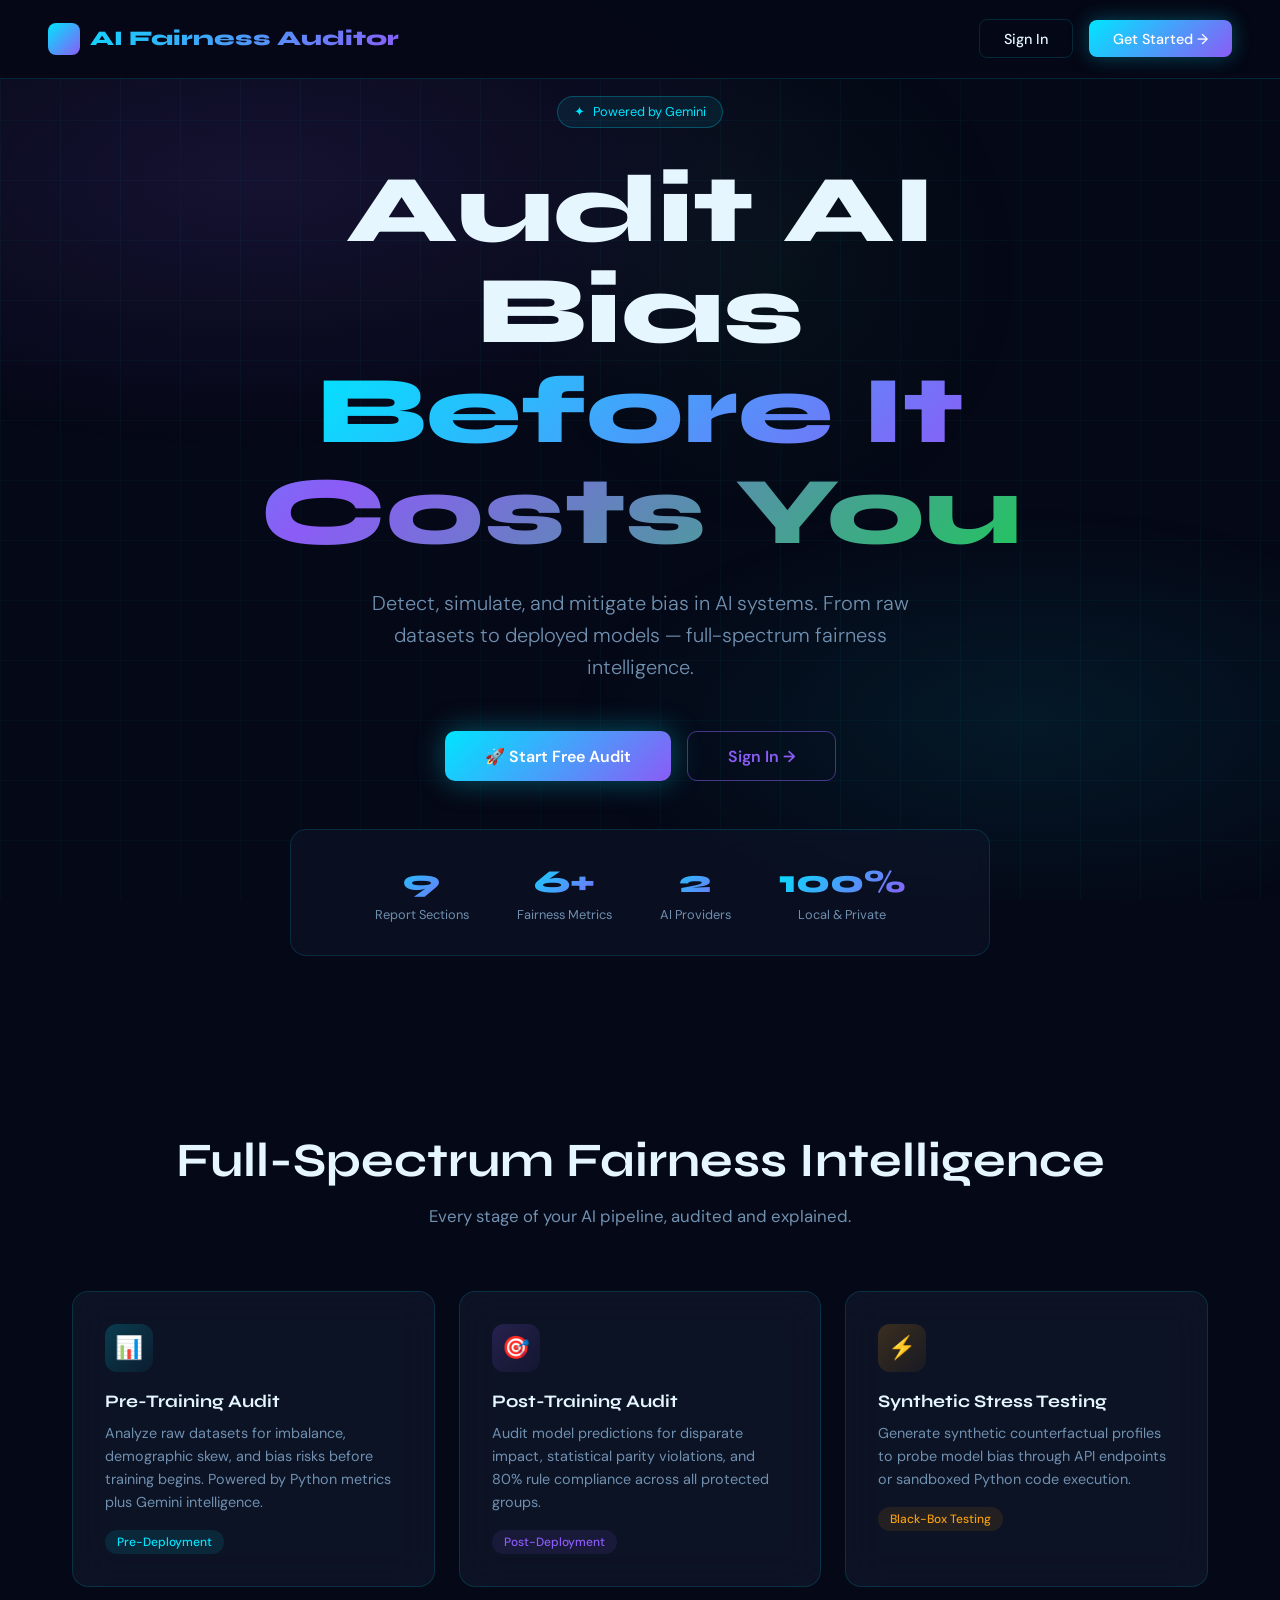
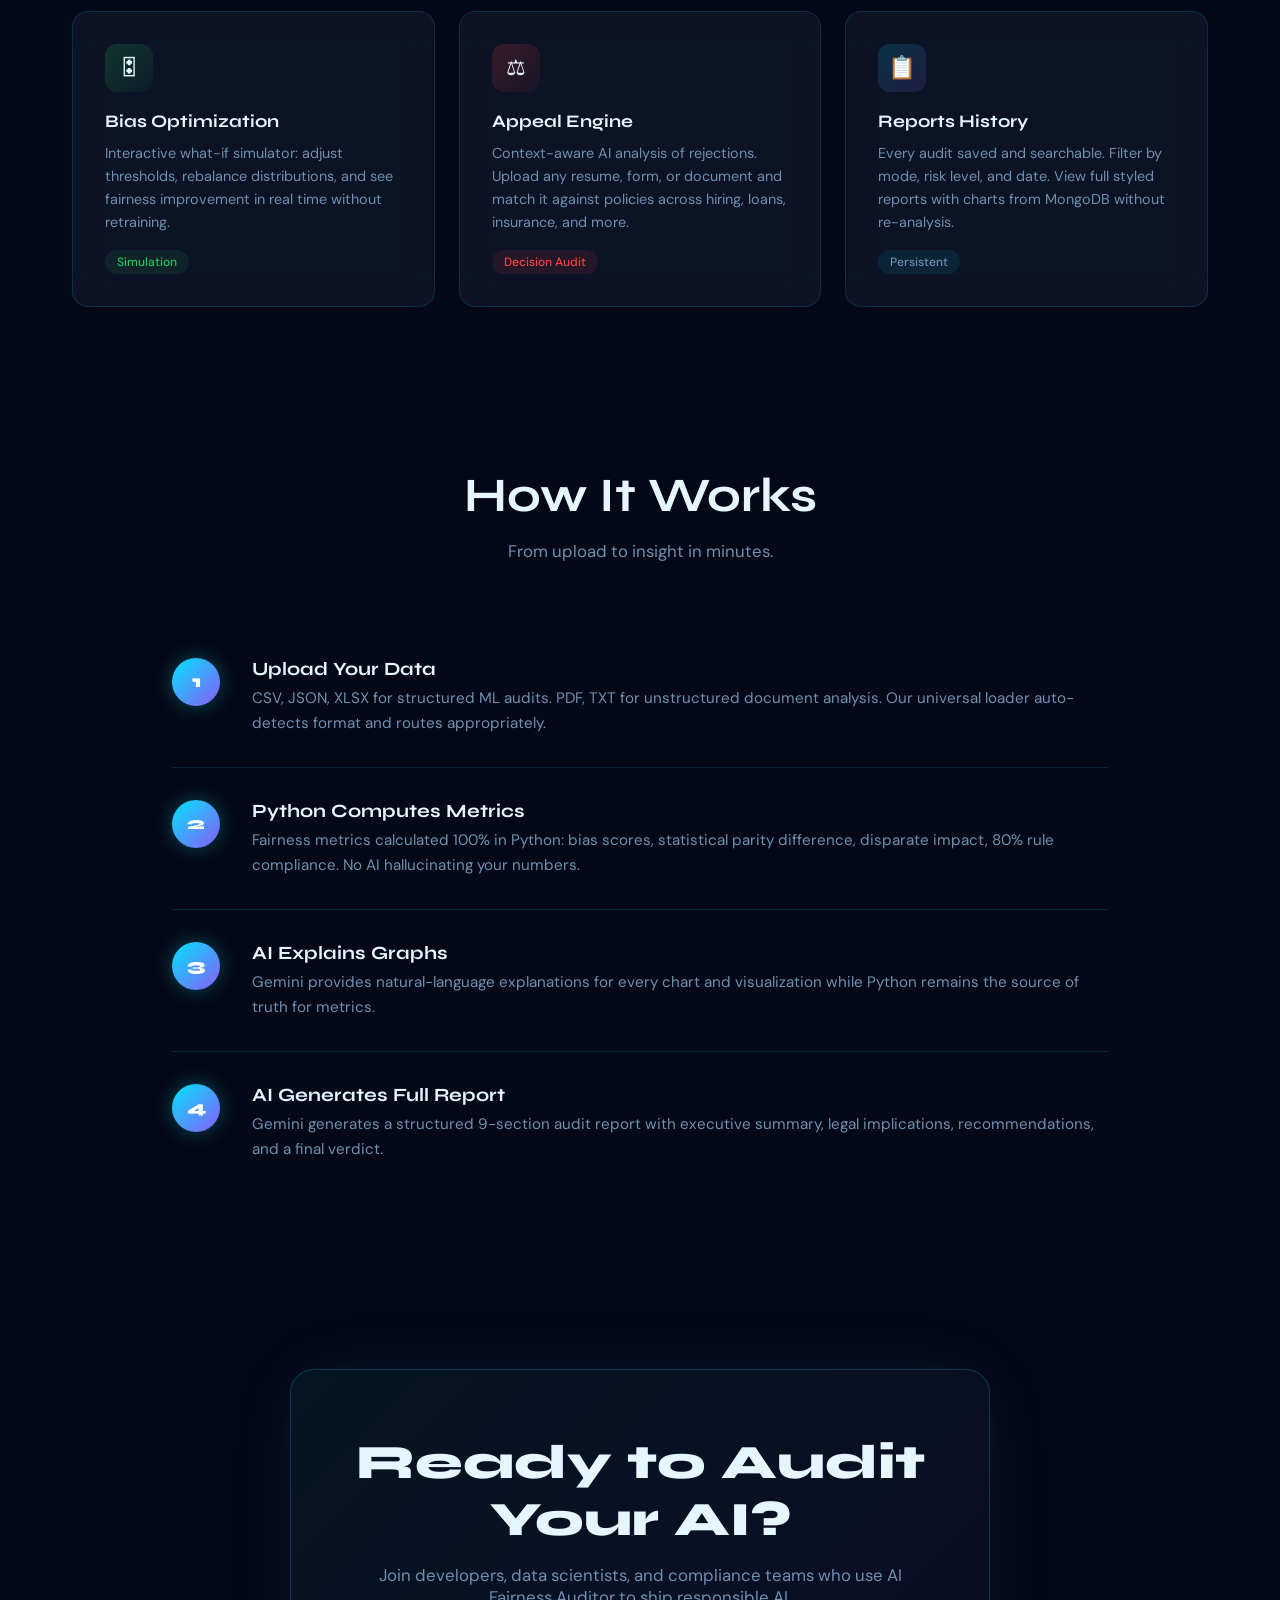
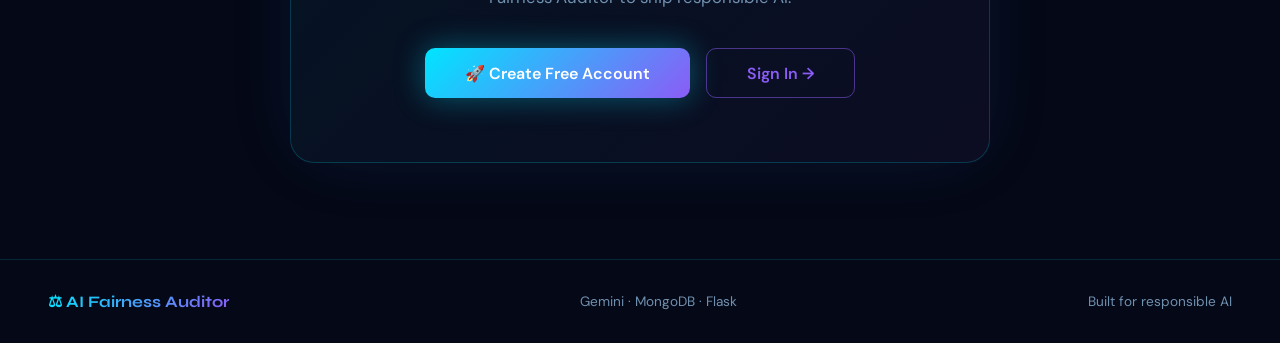
<file: templates/index.html>
<!DOCTYPE html>
<html lang="en">
<head>
<meta charset="UTF-8">
<meta name="viewport" content="width=device-width, initial-scale=1.0">
<title>AI Fairness Auditor — Detect & Mitigate AI Bias</title>
<link rel="preconnect" href="https://fonts.googleapis.com">
<link href="https://fonts.googleapis.com/css2?family=Syne:wght@400;600;700;800&family=DM+Sans:wght@300;400;500&display=swap" rel="stylesheet">
<style>
*{margin:0;padding:0;box-sizing:border-box}
:root{
  --bg:#050816;--bg2:#070b14;--card:rgba(15,23,42,0.75);
  --cyan:#00e5ff;--purple:#8b5cf6;--green:#22c55e;
  --amber:#f59e0b;--red:#ef4444;--text:#e5f6ff;--muted:#7090b0;
  --border:rgba(0,229,255,0.15)
}
html{scroll-behavior:smooth}
body{font-family:'DM Sans',sans-serif;background:var(--bg);color:var(--text);overflow-x:hidden}

/* Animated BG */
.bg-canvas{position:fixed;inset:0;z-index:0;pointer-events:none}
.bg-canvas::before{
  content:'';position:absolute;inset:0;
  background:radial-gradient(ellipse 80% 50% at 20% 20%, rgba(139,92,246,0.12) 0%, transparent 60%),
             radial-gradient(ellipse 60% 40% at 80% 80%, rgba(0,229,255,0.08) 0%, transparent 60%),
             radial-gradient(ellipse 40% 60% at 60% 30%, rgba(34,197,94,0.05) 0%, transparent 50%);
}
.grid-overlay{
  position:absolute;inset:0;
  background-image:linear-gradient(rgba(0,229,255,0.03) 1px,transparent 1px),
                   linear-gradient(90deg,rgba(0,229,255,0.03) 1px,transparent 1px);
  background-size:60px 60px;
  animation:gridShift 20s linear infinite;
}
@keyframes gridShift{0%{background-position:0 0}100%{background-position:60px 60px}}

/* NAV */
nav{
  position:fixed;top:0;left:0;right:0;z-index:100;
  display:flex;align-items:center;justify-content:space-between;
  padding:1.2rem 3rem;
  background:rgba(5,8,22,0.85);backdrop-filter:blur(20px);
  border-bottom:1px solid var(--border);
}
.logo{
  font-family:'Syne',sans-serif;font-weight:800;font-size:1.3rem;
  background:linear-gradient(135deg,var(--cyan),var(--purple));
  -webkit-background-clip:text;-webkit-text-fill-color:transparent;
  background-clip:text;display:flex;align-items:center;gap:.6rem;
}
.logo-icon{
  width:32px;height:32px;background:linear-gradient(135deg,var(--cyan),var(--purple));
  border-radius:8px;display:flex;align-items:center;justify-content:center;font-size:1rem;
}
.nav-links{display:flex;align-items:center;gap:1rem}
.btn{
  padding:.6rem 1.5rem;border-radius:8px;font-family:'DM Sans',sans-serif;
  font-weight:500;font-size:.9rem;cursor:pointer;text-decoration:none;
  transition:all .2s ease;display:inline-flex;align-items:center;gap:.5rem;
}
.btn-ghost{
  background:transparent;border:1px solid var(--border);color:var(--text);
}
.btn-ghost:hover{border-color:var(--cyan);color:var(--cyan);box-shadow:0 0 15px rgba(0,229,255,0.2)}
.btn-primary{
  background:linear-gradient(135deg,var(--cyan),var(--purple));
  border:none;color:#fff;box-shadow:0 0 20px rgba(0,229,255,0.3);
}
.btn-primary:hover{transform:translateY(-1px);box-shadow:0 0 30px rgba(0,229,255,0.5)}

/* HERO */
main{position:relative;z-index:1}
.hero{
  min-height:100vh;display:flex;align-items:center;justify-content:center;
  text-align:center;padding:6rem 2rem 4rem;
}
.hero-inner{max-width:900px;animation:fadeUp .8s ease both}
@keyframes fadeUp{from{opacity:0;transform:translateY(30px)}to{opacity:1;transform:translateY(0)}}

.badge{
  display:inline-flex;align-items:center;gap:.5rem;
  padding:.4rem 1rem;border-radius:100px;
  background:rgba(0,229,255,0.08);border:1px solid rgba(0,229,255,0.25);
  font-size:.8rem;color:var(--cyan);margin-bottom:2rem;
  animation:pulseGlow 3s ease-in-out infinite;
}
@keyframes pulseGlow{0%,100%{box-shadow:0 0 10px rgba(0,229,255,0.2)}50%{box-shadow:0 0 25px rgba(0,229,255,0.4)}}

.hero h1{
  font-family:'Syne',sans-serif;font-weight:800;
  font-size:clamp(3rem,8vw,6rem);line-height:1.05;
  margin-bottom:1.5rem;
}
.hero h1 span{
  background:linear-gradient(135deg,var(--cyan) 0%,var(--purple) 50%,var(--green) 100%);
  -webkit-background-clip:text;-webkit-text-fill-color:transparent;background-clip:text;
}
.hero-sub{
  font-size:1.25rem;color:var(--muted);max-width:600px;margin:0 auto 3rem;
  line-height:1.6;font-weight:300;
}
.hero-cta{display:flex;gap:1rem;justify-content:center;flex-wrap:wrap}
.btn-hero{
  padding:.85rem 2.5rem;border-radius:10px;font-size:1rem;font-weight:600;
  font-family:'DM Sans',sans-serif;cursor:pointer;text-decoration:none;
  transition:all .25s ease;display:inline-flex;align-items:center;gap:.6rem;
}
.btn-cta-primary{
  background:linear-gradient(135deg,var(--cyan),var(--purple));
  border:none;color:#fff;box-shadow:0 0 30px rgba(0,229,255,0.35);
}
.btn-cta-primary:hover{transform:translateY(-2px);box-shadow:0 0 50px rgba(0,229,255,0.6)}
.btn-cta-secondary{
  background:transparent;border:1px solid rgba(139,92,246,0.5);
  color:var(--purple);
}
.btn-cta-secondary:hover{border-color:var(--purple);background:rgba(139,92,246,0.1);transform:translateY(-2px)}

/* METRICS STRIP */
.metrics-strip{
  display:flex;justify-content:center;gap:3rem;flex-wrap:wrap;
  padding:2rem;margin:2rem auto;border-radius:16px;
  background:rgba(15,23,42,0.5);border:1px solid var(--border);
  max-width:700px;backdrop-filter:blur(10px);
}
.metric-item{text-align:center}
.metric-value{
  font-family:'Syne',sans-serif;font-weight:800;font-size:2rem;
  background:linear-gradient(135deg,var(--cyan),var(--purple));
  -webkit-background-clip:text;-webkit-text-fill-color:transparent;background-clip:text;
}
.metric-label{font-size:.8rem;color:var(--muted);margin-top:.3rem}

/* FEATURES */
.features{padding:5rem 2rem;max-width:1200px;margin:0 auto}
.section-header{text-align:center;margin-bottom:4rem}
.section-header h2{
  font-family:'Syne',sans-serif;font-weight:700;font-size:clamp(2rem,4vw,3rem);
  margin-bottom:1rem;
}
.section-header p{color:var(--muted);font-size:1.05rem;max-width:500px;margin:0 auto}

.features-grid{
  display:grid;grid-template-columns:repeat(auto-fit,minmax(320px,1fr));gap:1.5rem;
}
.feature-card{
  padding:2rem;border-radius:16px;
  background:var(--card);
  border:1px solid var(--border);
  backdrop-filter:blur(20px);
  transition:all .3s ease;position:relative;overflow:hidden;
  cursor:pointer;
}
.feature-card::before{
  content:'';position:absolute;inset:0;opacity:0;transition:.3s;
  background:linear-gradient(135deg,rgba(0,229,255,0.05) 0%,rgba(139,92,246,0.05) 100%);
}
.feature-card:hover{transform:translateY(-4px);border-color:rgba(0,229,255,0.3);box-shadow:0 20px 40px rgba(0,0,0,0.4),0 0 30px rgba(0,229,255,0.1)}
.feature-card:hover::before{opacity:1}
.feature-icon{
  width:48px;height:48px;border-radius:12px;display:flex;align-items:center;
  justify-content:center;font-size:1.4rem;margin-bottom:1.2rem;
}
.feature-card h3{font-family:'Syne',sans-serif;font-size:1.1rem;font-weight:700;margin-bottom:.6rem}
.feature-card p{color:var(--muted);font-size:.9rem;line-height:1.6}
.feature-tag{
  display:inline-block;margin-top:1rem;padding:.25rem .75rem;border-radius:100px;
  font-size:.75rem;font-weight:500;
}

/* HOW IT WORKS */
.how-it-works{padding:5rem 2rem;max-width:1000px;margin:0 auto}
.steps{display:flex;flex-direction:column;gap:0}
.step{
  display:flex;align-items:flex-start;gap:2rem;padding:2rem 0;
  border-bottom:1px solid var(--border);position:relative;
}
.step:last-child{border-bottom:none}
.step-num{
  flex-shrink:0;width:48px;height:48px;border-radius:50%;
  background:linear-gradient(135deg,var(--cyan),var(--purple));
  display:flex;align-items:center;justify-content:center;
  font-family:'Syne',sans-serif;font-weight:800;font-size:1.1rem;color:#fff;
  box-shadow:0 0 20px rgba(0,229,255,0.3);
}
.step-content h3{font-family:'Syne',sans-serif;font-weight:700;margin-bottom:.4rem}
.step-content p{color:var(--muted);font-size:.95rem;line-height:1.6}

/* CTA SECTION */
.cta-section{
  padding:6rem 2rem;text-align:center;
}
.cta-inner{
  max-width:700px;margin:0 auto;
  padding:4rem;border-radius:24px;
  background:linear-gradient(135deg,rgba(0,229,255,0.06) 0%,rgba(139,92,246,0.06) 100%);
  border:1px solid rgba(0,229,255,0.2);
  box-shadow:0 0 80px rgba(0,229,255,0.05),0 0 80px rgba(139,92,246,0.05);
}
.cta-inner h2{font-family:'Syne',sans-serif;font-weight:800;font-size:clamp(2rem,4vw,3rem);margin-bottom:1rem}
.cta-inner p{color:var(--muted);margin-bottom:2.5rem;font-size:1.05rem}

/* FOOTER */
footer{
  border-top:1px solid var(--border);
  padding:2rem 3rem;
  display:flex;align-items:center;justify-content:space-between;flex-wrap:wrap;gap:1rem;
  color:var(--muted);font-size:.85rem;position:relative;z-index:1;
}
footer .logo-sm{
  font-family:'Syne',sans-serif;font-weight:700;font-size:1rem;
  background:linear-gradient(135deg,var(--cyan),var(--purple));
  -webkit-background-clip:text;-webkit-text-fill-color:transparent;background-clip:text;
}
</style>
</head>
<body>
<div class="bg-canvas"><div class="grid-overlay"></div></div>

<nav>
  <div class="logo">
    <div class="logo-icon">⚖</div>
    AI Fairness Auditor
  </div>
  <div class="nav-links">
    <a href="/login" class="btn btn-ghost">Sign In</a>
    <a href="/register" class="btn btn-primary">Get Started →</a>
  </div>
</nav>

<main>
  <section class="hero">
    <div class="hero-inner">
      <div class="badge">
        <span>✦</span> Powered by Gemini
      </div>
      <h1>Audit AI Bias<br><span>Before It Costs You</span></h1>
      <p class="hero-sub">Detect, simulate, and mitigate bias in AI systems. From raw datasets to deployed models — full-spectrum fairness intelligence.</p>
      <div class="hero-cta">
        <a href="/register" class="btn-hero btn-cta-primary">🚀 Start Free Audit</a>
        <a href="/login" class="btn-hero btn-cta-secondary">Sign In →</a>
      </div>

      <div class="metrics-strip" style="margin-top:3rem">
        <div class="metric-item">
          <div class="metric-value">9</div>
          <div class="metric-label">Report Sections</div>
        </div>
        <div class="metric-item">
          <div class="metric-value">6+</div>
          <div class="metric-label">Fairness Metrics</div>
        </div>
        <div class="metric-item">
          <div class="metric-value">2</div>
          <div class="metric-label">AI Providers</div>
        </div>
        <div class="metric-item">
          <div class="metric-value">100%</div>
          <div class="metric-label">Local & Private</div>
        </div>
      </div>
    </div>
  </section>

  <section class="features">
    <div class="section-header">
      <h2>Full-Spectrum Fairness Intelligence</h2>
      <p>Every stage of your AI pipeline, audited and explained.</p>
    </div>
    <div class="features-grid">
      <div class="feature-card" onclick="location.href='/register'">
        <div class="feature-icon" style="background:linear-gradient(135deg,rgba(0,229,255,0.2),rgba(0,229,255,0.05))">📊</div>
        <h3>Pre-Training Audit</h3>
        <p>Analyze raw datasets for imbalance, demographic skew, and bias risks before training begins. Powered by Python metrics plus Gemini intelligence.</p>
        <span class="feature-tag" style="background:rgba(0,229,255,0.1);color:var(--cyan)">Pre-Deployment</span>
      </div>
      <div class="feature-card" onclick="location.href='/register'">
        <div class="feature-icon" style="background:linear-gradient(135deg,rgba(139,92,246,0.2),rgba(139,92,246,0.05))">🎯</div>
        <h3>Post-Training Audit</h3>
        <p>Audit model predictions for disparate impact, statistical parity violations, and 80% rule compliance across all protected groups.</p>
        <span class="feature-tag" style="background:rgba(139,92,246,0.1);color:var(--purple)">Post-Deployment</span>
      </div>
      <div class="feature-card" onclick="location.href='/register'">
        <div class="feature-icon" style="background:linear-gradient(135deg,rgba(245,158,11,0.2),rgba(245,158,11,0.05))">⚡</div>
        <h3>Synthetic Stress Testing</h3>
        <p>Generate synthetic counterfactual profiles to probe model bias through API endpoints or sandboxed Python code execution.</p>
        <span class="feature-tag" style="background:rgba(245,158,11,0.1);color:var(--amber)">Black-Box Testing</span>
      </div>
      <div class="feature-card" onclick="location.href='/register'">
        <div class="feature-icon" style="background:linear-gradient(135deg,rgba(34,197,94,0.2),rgba(34,197,94,0.05))">🎛</div>
        <h3>Bias Optimization</h3>
        <p>Interactive what-if simulator: adjust thresholds, rebalance distributions, and see fairness improvement in real time without retraining.</p>
        <span class="feature-tag" style="background:rgba(34,197,94,0.1);color:var(--green)">Simulation</span>
      </div>
      <div class="feature-card" onclick="location.href='/register'">
        <div class="feature-icon" style="background:linear-gradient(135deg,rgba(239,68,68,0.2),rgba(239,68,68,0.05))">⚖</div>
        <h3>Appeal Engine</h3>
        <p>Context-aware AI analysis of rejections. Upload any resume, form, or document and match it against policies across hiring, loans, insurance, and more.</p>
        <span class="feature-tag" style="background:rgba(239,68,68,0.1);color:var(--red)">Decision Audit</span>
      </div>
      <div class="feature-card" onclick="location.href='/register'">
        <div class="feature-icon" style="background:linear-gradient(135deg,rgba(0,229,255,0.15),rgba(139,92,246,0.15))">📋</div>
        <h3>Reports History</h3>
        <p>Every audit saved and searchable. Filter by mode, risk level, and date. View full styled reports with charts from MongoDB without re-analysis.</p>
        <span class="feature-tag" style="background:rgba(0,229,255,0.08);color:var(--muted)">Persistent</span>
      </div>
    </div>
  </section>

  <section class="how-it-works">
    <div class="section-header">
      <h2>How It Works</h2>
      <p>From upload to insight in minutes.</p>
    </div>
    <div class="steps">
      <div class="step">
        <div class="step-num">1</div>
        <div class="step-content">
          <h3>Upload Your Data</h3>
          <p>CSV, JSON, XLSX for structured ML audits. PDF, TXT for unstructured document analysis. Our universal loader auto-detects format and routes appropriately.</p>
        </div>
      </div>
      <div class="step">
        <div class="step-num">2</div>
        <div class="step-content">
          <h3>Python Computes Metrics</h3>
          <p>Fairness metrics calculated 100% in Python: bias scores, statistical parity difference, disparate impact, 80% rule compliance. No AI hallucinating your numbers.</p>
        </div>
      </div>
      <div class="step">
        <div class="step-num">3</div>
        <div class="step-content">
          <h3>AI Explains Graphs</h3>
          <p>Gemini provides natural-language explanations for every chart and visualization while Python remains the source of truth for metrics.</p>
        </div>
      </div>
      <div class="step">
        <div class="step-num">4</div>
        <div class="step-content">
          <h3>AI Generates Full Report</h3>
          <p>Gemini generates a structured 9-section audit report with executive summary, legal implications, recommendations, and a final verdict.</p>
        </div>
      </div>
    </div>
  </section>

  <section class="cta-section">
    <div class="cta-inner">
      <h2>Ready to Audit Your AI?</h2>
      <p>Join developers, data scientists, and compliance teams who use AI Fairness Auditor to ship responsible AI.</p>
      <div style="display:flex;gap:1rem;justify-content:center;flex-wrap:wrap">
        <a href="/register" class="btn-hero btn-cta-primary">🚀 Create Free Account</a>
        <a href="/login" class="btn-hero btn-cta-secondary">Sign In →</a>
      </div>
    </div>
  </section>
</main>

<footer>
  <div class="logo-sm">⚖ AI Fairness Auditor</div>
  <div>Gemini · MongoDB · Flask</div>
  <div>Built for responsible AI</div>
</footer>
</body>
</html>
</file>
